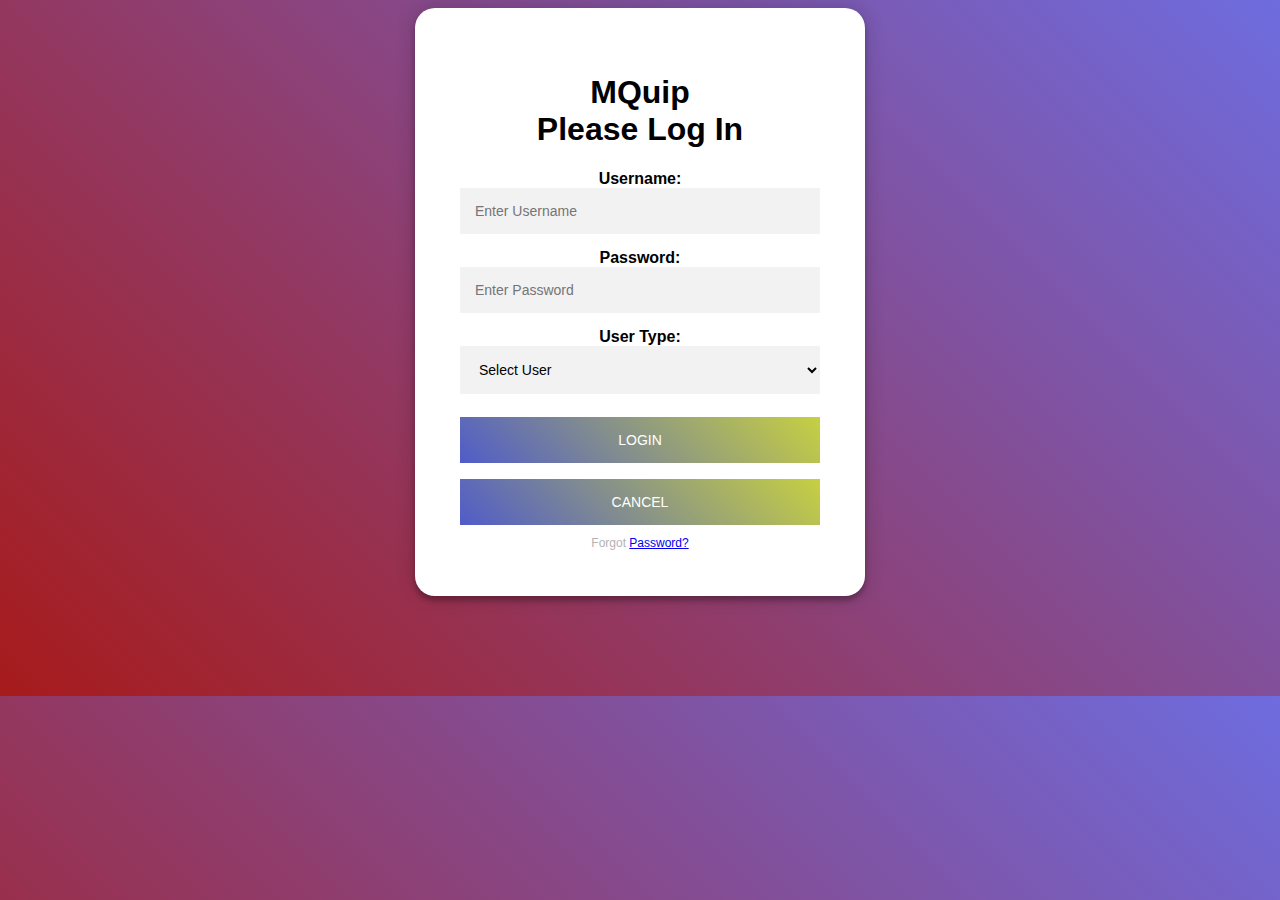
<file: index.html>
<!DOCTYPE html>
<html lang="en">
    <head>
        <link href="style.css" rel="stylesheet">
        <title>
            Mquip
        </title>
        <script src ="username.js"></script>
    </head>
    <body>
             <div class="container">
                 <form  method="post" action="admin.html">
                <h1>MQuip<br>Please Log In</h1>
                        <label><b>Username:</b></label>
                        <input type="text" id="user" placeholder="Enter Username" name=""required>

                        <label><b>Password:</b></label>
                        <input type="password" id="pass"placeholder="Enter Password" name=""required>

                       <label><b>User Type:</b></label>
                       <select id ="usertype"> 
                            <option>Select User</option> 
                            <option value="admin">Admin</option>
                            <option value="student">Student</option>
                            <option value="teacher">Teacher</option>
                        </select> 
                        <br/>
                        <button type="button" name="" class="loginbtn" onclick="validate()">Login</button>
                        <button type="reset" value="reset" class="cancelbtn">Cancel</button>
                        <span class="psw">Forgot <a href="#">Password?</a></span>    

                </div>
            </form>
        </div>
    </body>
</html>
</file>
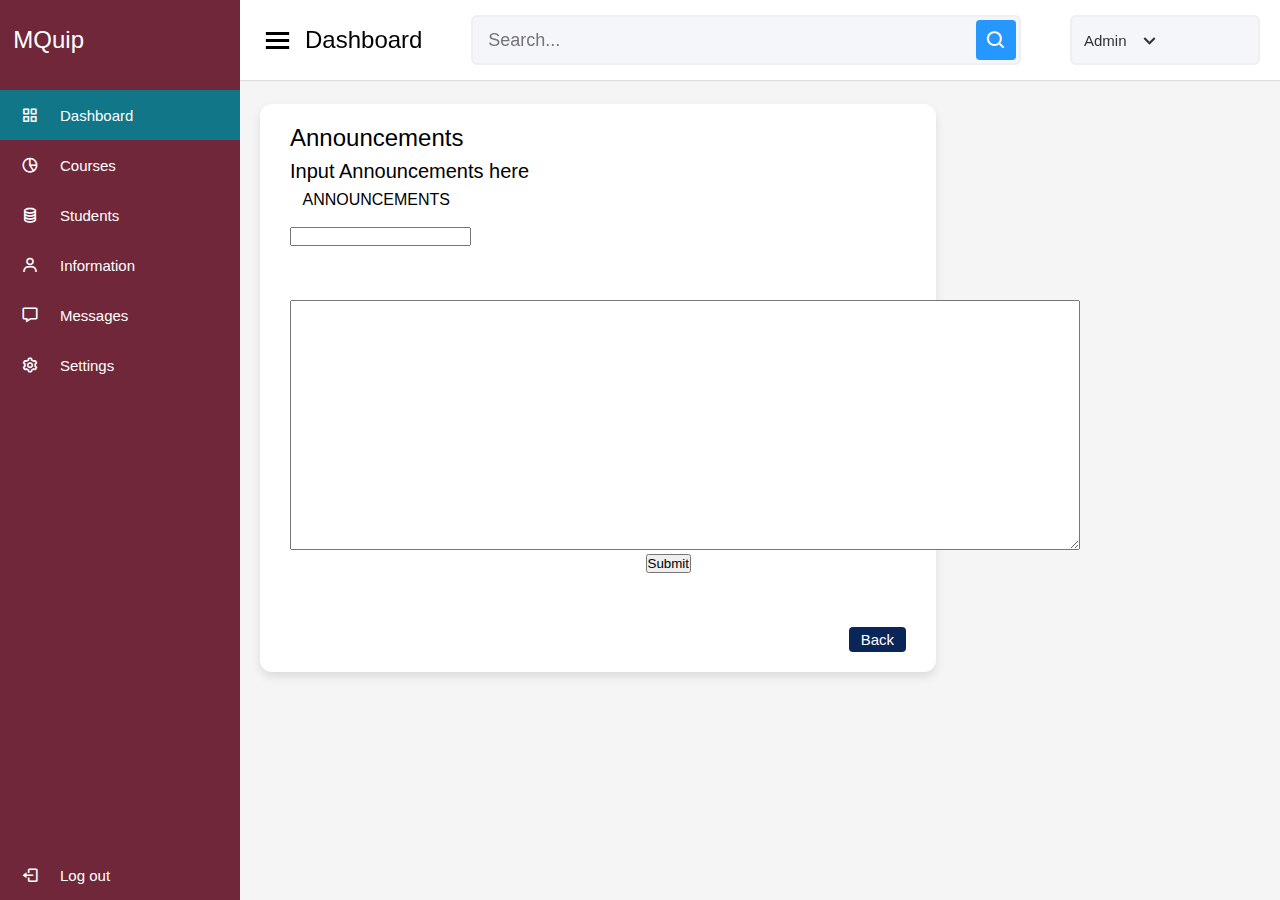
<file: announcement.html>
<!DOCTYPE html>

<html lang="en" dir="ltr">
  <head>
    <meta charset="UTF-8">
    <link rel="stylesheet" href="otherstyle.css">
    
    <link href='https://unpkg.com/boxicons@2.0.7/css/boxicons.min.css' rel='stylesheet'>
     <meta name="viewport" content="width=device-width, initial-scale=1.0">
     <title>MQuip</title>
   </head>
<body>
  <div class="sidebar">
    <div class="logo-details">
      <span class="logo_name">&nbsp;&nbsp;MQuip</span>
    </div>
      <ul class="nav-links">
        <li>
          <a href="student.html" class="active">
            <i class='bx bx-grid-alt' ></i>
            <span class="links_name">Dashboard</span>
          </a>
        </li>
        <li>
          <a href="#">
            <i class='bx bx-pie-chart-alt-2' ></i>
            <span class="links_name">Courses</span>
          </a>
        </li>
        <li>
          <a href="#">
            <i class='bx bx-coin-stack' ></i>
            <span class="links_name">Students</span>
          </a>
        </li>
        <li>
          <a href="information.html">
            <i class='bx bx-user' ></i>
            <span class="links_name">Information</span>
          </a>
        </li>
        <li>
          <a href="#">
            <i class='bx bx-message' ></i>
            <span class="links_name">Messages</span>
          </a>
        </li>
        <li>
          <a href="#">
            <i class='bx bx-cog' ></i>
            <span class="links_name">Settings</span>
          </a>
        </li>
        <li class="log_out">
          <a href="main.html">
            <i class='bx bx-log-out'></i>
            <span class="links_name">Log out</span>
          </a>
        </li>
      </ul>
  </div>
  <section class="home-section">
    <nav>
      <div class="sidebar-button">
        <i class='bx bx-menu sidebarBtn'></i>
        <span class="dashboard">Dashboard</span>
      </div>
      <div class="search-box">
        <input type="text" placeholder="Search...">
        <i class='bx bx-search' ></i>
      </div>
      <div class="profile-details">
        <span class="admin_name">Admin</span>
        <i class='bx bx-chevron-down' ></i>
      </div>
    </nav>

    <div class="home-content">
      

      <div class="sales-boxes">
        <div class="recent-sales box">
          <div class="title">Announcements</div>
          <div class="sales-details">
            <ul class="details">
            <li class="topic">Input Announcements here</li>
            <tr>
                <section>
                    <div class="announce" id="an">
                        <p class="titles"><i class="glyphicon glyphicon-bullhorn"></i>&nbsp&nbsp ANNOUNCEMENTS</p>
            
                        <div class="feed">
                        <div class="form">
                        <form>
                            <p style="color:white;">Send Annnouncement to:</p>
                            <input list="announce" name="announce">
                            <datalist id="announce">
                                <option value="Students">
                                <option value="Faculty">
                            </datalist>
                        </form>
                        </div>
                        <br><br><br>
                        <div class="comment">
                        <form action="admin.html" onsubmit= "wAlert()" method="post">
                            <div>
                                <textarea name="comments" id="comments" style="font-family:sans-serif;font-size:1.2em;width:790px;height:250px;">
                                </textarea>
                            </div>
                            <input class="btn" type="submit" value="Submit" style="margin-left:45%;">
                        </form>
                        </div>
                        </div>
                    </div>
                    </section>
            </tr>
            <br><br><br>
          </ul>
          </div>
          <div class="button">
            <a href="admin.html">Back</a>
            
          </div>
        </div>
      </div>
    </div>
  </section>

  <script>
   let sidebar = document.querySelector(".sidebar");
let sidebarBtn = document.querySelector(".sidebarBtn");
sidebarBtn.onclick = function() {
  sidebar.classList.toggle("active");
  if(sidebar.classList.contains("active")){
  sidebarBtn.classList.replace("bx-menu" ,"bx-menu-alt-right");
}else
  sidebarBtn.classList.replace("bx-menu-alt-right", "bx-menu");
}
 </script>

<script>
    function wAlert(){
        alert("Announcement has been sent!!");
    }
  
    function show1() {
      document.getElementById("gd").style.visibility = "visible";
      document.getElementById("rc").style.visibility = "hidden";
      document.getElementById("fb").style.visibility = "hidden";
    }
  
    function show2() {
      document.getElementById("gd").style.visibility = "hidden";
      document.getElementById("rc").style.visibility = "visible";
      document.getElementById("fb").style.visibility = "hidden";
    }
  
    function show3() {
      document.getElementById("gd").style.visibility = "hidden";
      document.getElementById("rc").style.visibility = "hidden";
      document.getElementById("fb").style.visibility = "visible";
    }
  </script>

</body>
</html>
</file>
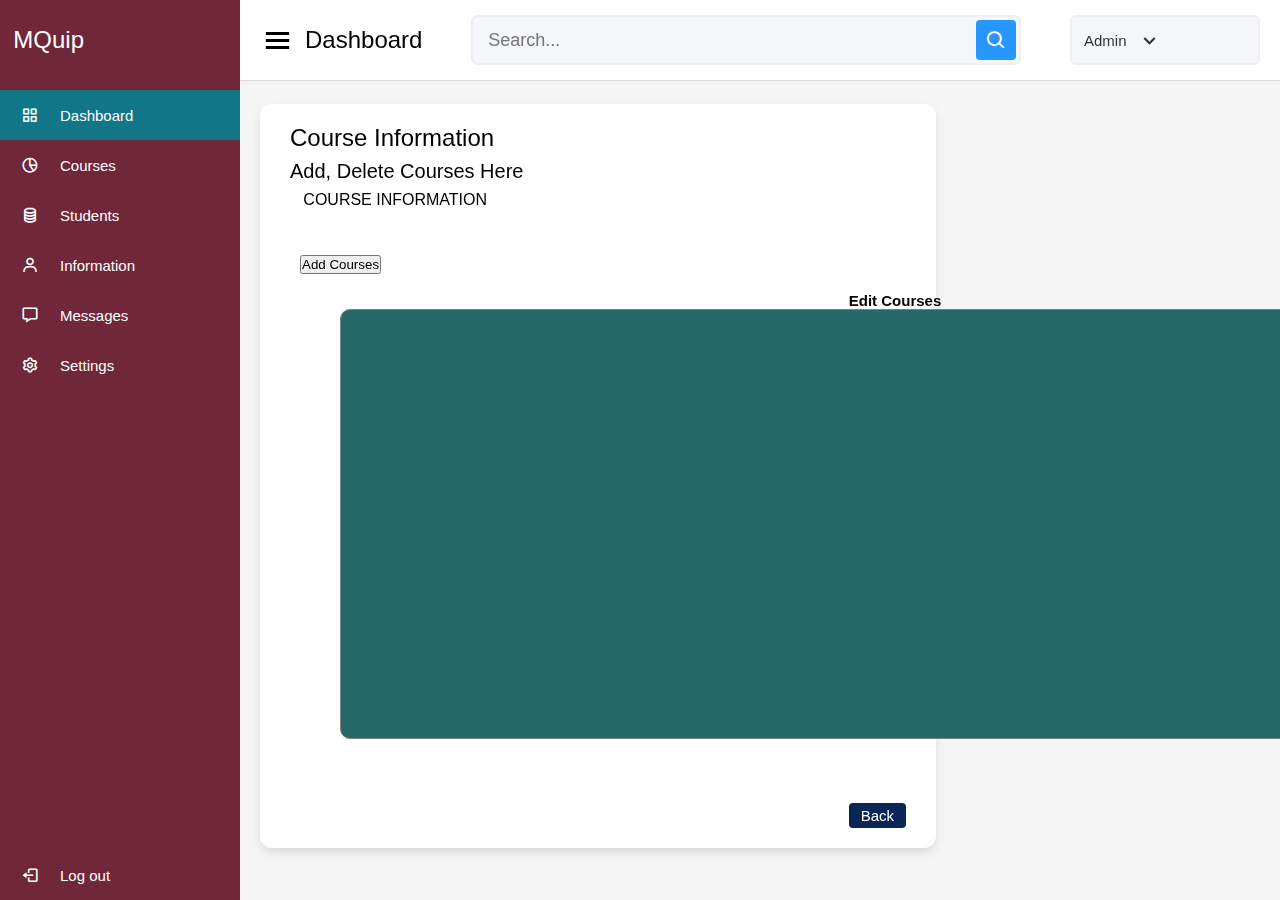
<file: CourseEdit.html>
<!DOCTYPE html>

<html lang="en" dir="ltr">
  <head>
    <meta charset="UTF-8">
    <link rel="stylesheet" href="otherstyle.css">
    
    <link href='https://unpkg.com/boxicons@2.0.7/css/boxicons.min.css' rel='stylesheet'>
     <meta name="viewport" content="width=device-width, initial-scale=1.0">
     <title>MQuip</title>
   </head>
<body>
  <div class="sidebar">
    <div class="logo-details">
      <span class="logo_name">&nbsp;&nbsp;MQuip</span>
    </div>
      <ul class="nav-links">
        <li>
          <a href="student.html" class="active">
            <i class='bx bx-grid-alt' ></i>
            <span class="links_name">Dashboard</span>
          </a>
        </li>
        <li>
          <a href="#">
            <i class='bx bx-pie-chart-alt-2' ></i>
            <span class="links_name">Courses</span>
          </a>
        </li>
        <li>
          <a href="#">
            <i class='bx bx-coin-stack' ></i>
            <span class="links_name">Students</span>
          </a>
        </li>
        <li>
          <a href="information.html">
            <i class='bx bx-user' ></i>
            <span class="links_name">Information</span>
          </a>
        </li>
        <li>
          <a href="#">
            <i class='bx bx-message' ></i>
            <span class="links_name">Messages</span>
          </a>
        </li>
        <li>
          <a href="#">
            <i class='bx bx-cog' ></i>
            <span class="links_name">Settings</span>
          </a>
        </li>
        <li class="log_out">
          <a href="main.html">
            <i class='bx bx-log-out'></i>
            <span class="links_name">Log out</span>
          </a>
        </li>
      </ul>
  </div>
  <section class="home-section">
    <nav>
      <div class="sidebar-button">
        <i class='bx bx-menu sidebarBtn'></i>
        <span class="dashboard">Dashboard</span>
      </div>
      <div class="search-box">
        <input type="text" placeholder="Search...">
        <i class='bx bx-search' ></i>
      </div>
      <div class="profile-details">
        <span class="admin_name">Admin</span>
        <i class='bx bx-chevron-down' ></i>
      </div>
    </nav>

    <div class="home-content">
      

      <div class="sales-boxes">
        <div class="recent-sales box">
          <div class="title">Course Information</div>
          <div class="sales-details">
            <ul class="details">
            <li class="topic">Add, Delete Courses Here</li>
            <tr>
                <section>
                    <div class="course1" id="cr">
                        <p class="titles"><i class="glyphicon glyphicon-list-alt"></i>&nbsp&nbsp COURSE INFORMATION</p>
                        <br><br>
                        <div style="margin:10px;">
                            <input class="btn" type="button" value="Add Courses" onclick="addSubject()">
                            <input class="btn" type="button" value="Save" onclick="savesubject()" style="float:right"><br><br>
                            <p style="text-align:center;font-size:15px;"><b>Edit Courses</b></p>
                            <div id="content2" style="background-color: #276969; border:1px solid grey; border-radius:10px; width:1150px; margin-left:40px; height:430px;">
            
                            </div>
                        </div>
                    </div>
                    </section>
            </tr>
            <br><br><br>
          </ul>
          </div>
          <div class="button">
            <a href="admin.html">Back</a>
            
          </div>
        </div>
      </div>
    </div>
  </section>

  <script>
   let sidebar = document.querySelector(".sidebar");
let sidebarBtn = document.querySelector(".sidebarBtn");
sidebarBtn.onclick = function() {
  sidebar.classList.toggle("active");
  if(sidebar.classList.contains("active")){
  sidebarBtn.classList.replace("bx-menu" ,"bx-menu-alt-right");
}else
  sidebarBtn.classList.replace("bx-menu-alt-right", "bx-menu");
}
 </script>

 <script>
function addSubject () {
            document.querySelector('#content2').insertAdjacentHTML(
                'afterbegin',
                `<div class="subject">
                    <br>
                    <p style="margin-left:50px; font-size:20px"><b>Course ID: &nbsp;&nbsp;&nbsp;&nbsp;&nbsp;&nbsp;&nbsp;&nbsp;&nbsp;&nbsp;&nbsp;&nbsp;&nbsp;&nbsp;&nbsp;&nbsp;&nbsp;&nbsp;
                    Course Name: &nbsp;&nbsp;&nbsp;&nbsp;&nbsp;&nbsp;&nbsp;&nbsp;&nbsp;&nbsp;&nbsp;
                    Course Term: &nbsp;&nbsp;&nbsp;&nbsp;&nbsp;&nbsp;&nbsp;&nbsp;&nbsp;&nbsp;&nbsp;&nbsp;&nbsp;&nbsp;
                    Instructor:</b></p>
                    <div>
                        <input type="text" name="Cnum" value="" placeholder="Course ID" style="margin-left:50px;" required/> &nbsp;&nbsp;&nbsp;&nbsp;&nbsp;&nbsp;
                        <input type="text" name="Cname" value="" placeholder="Course name" required/>&nbsp;&nbsp;&nbsp;&nbsp;&nbsp;&nbsp;
                        <input list="tm" name="tm" placeholder="Term" >
                            <datalist id="tm">
                                <option value="1st">
                                <option value="2nd">
                                <option value="3rd">
                            </datalist>
                        </input>    &nbsp;&nbsp;&nbsp;&nbsp;&nbsp;&nbsp;
                        <input list="instructor" name="instructor" placeholder="Instructor" >
                            <datalist id="instructor">
                                <option value="David Smith">
                                <option value="Steven He">
                                <option value="Nigel Ng">
                                <option value="Clinton Loomis">
                                <option value="Matthew Haag">
                            </datalist>
                        </input>
                    </div>
                    <input class="btn" type="button" value="Remove Course" onclick="removeSubject(this)" style="float:right;">
                    <br><br>
                </div>`
            )
        }

        function removeSubject (input) {
            input.parentNode.remove()
        }

        function savesubject() {
            alert("Course Updated!");
        }

 </script>
</file>
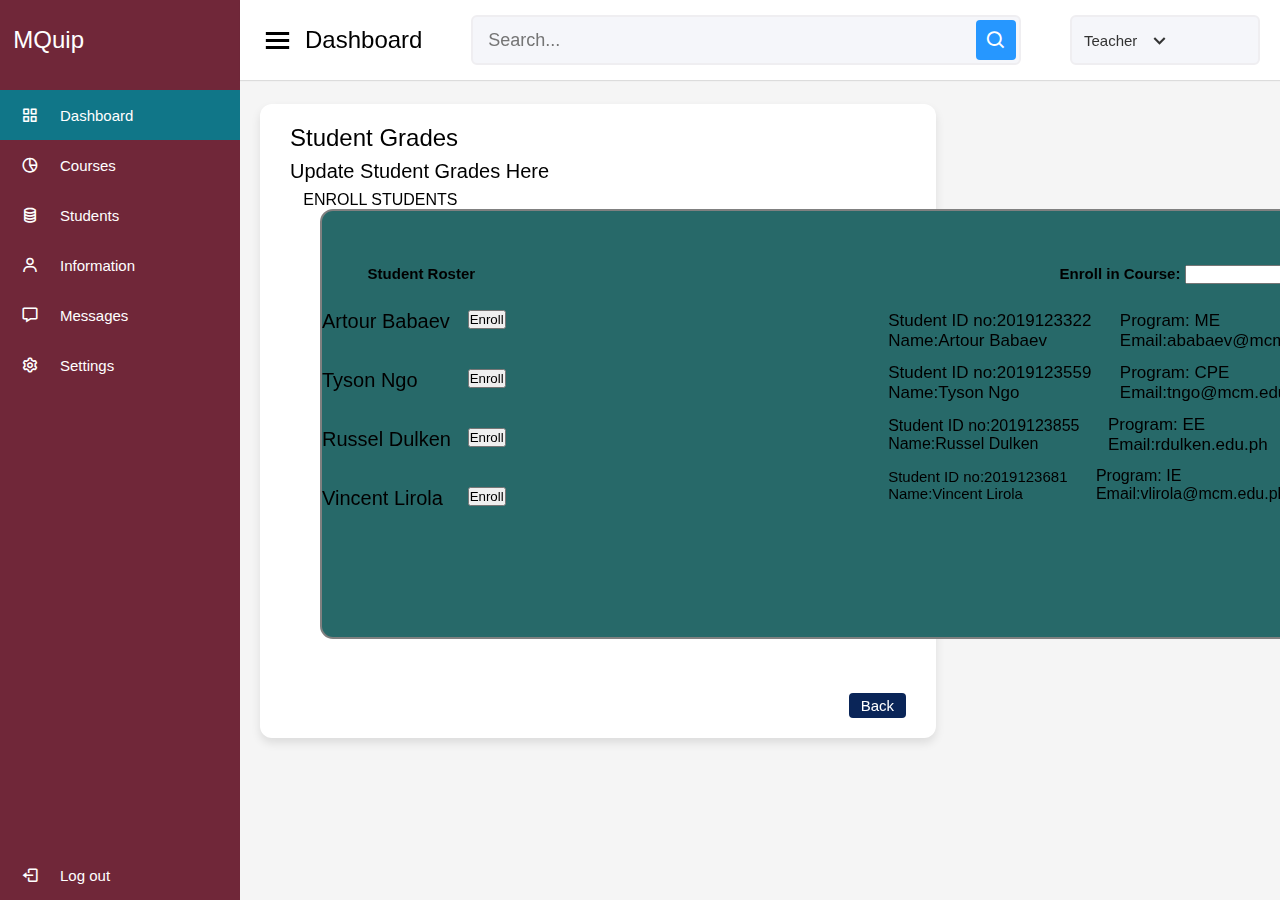
<file: Enroll.html>
<!DOCTYPE html>

<html lang="en" dir="ltr">
  <head>
    <meta charset="UTF-8">
    <link rel="stylesheet" href="otherstyle.css">
    
    <link href='https://unpkg.com/boxicons@2.0.7/css/boxicons.min.css' rel='stylesheet'>
     <meta name="viewport" content="width=device-width, initial-scale=1.0">
     <title>MQuip</title>
   </head>
<body>
  <div class="sidebar">
    <div class="logo-details">
      <span class="logo_name">&nbsp;&nbsp;MQuip</span>
    </div>
      <ul class="nav-links">
        <li>
          <a href="student.html" class="active">
            <i class='bx bx-grid-alt' ></i>
            <span class="links_name">Dashboard</span>
          </a>
        </li>
        <li>
          <a href="#">
            <i class='bx bx-pie-chart-alt-2' ></i>
            <span class="links_name">Courses</span>
          </a>
        </li>
        <li>
          <a href="#">
            <i class='bx bx-coin-stack' ></i>
            <span class="links_name">Students</span>
          </a>
        </li>
        <li>
          <a href="information.html">
            <i class='bx bx-user' ></i>
            <span class="links_name">Information</span>
          </a>
        </li>
        <li>
          <a href="#">
            <i class='bx bx-message' ></i>
            <span class="links_name">Messages</span>
          </a>
        </li>
        <li>
          <a href="#">
            <i class='bx bx-cog' ></i>
            <span class="links_name">Settings</span>
          </a>
        </li>
        <li class="log_out">
          <a href="main.html">
            <i class='bx bx-log-out'></i>
            <span class="links_name">Log out</span>
          </a>
        </li>
      </ul>
  </div>
  <section class="home-section">
    <nav>
      <div class="sidebar-button">
        <i class='bx bx-menu sidebarBtn'></i>
        <span class="dashboard">Dashboard</span>
      </div>
      <div class="search-box">
        <input type="text" placeholder="Search...">
        <i class='bx bx-search' ></i>
      </div>
      <div class="profile-details">
        <span class="admin_name">Teacher</span>
        <i class='bx bx-chevron-down' ></i>
      </div>
    </nav>

    <div class="home-content">
      

      <div class="sales-boxes">
        <div class="recent-sales box">
          <div class="title">Student Grades</div>
          <div class="sales-details">
            <ul class="details">
            <li class="topic">Update Student Grades Here</li>
            
                <section>
                    <div class="course2" id="cs">
                        <p class="titles"><i class="glyphicon glyphicon-user"></i>&nbsp&nbsp ENROLL STUDENTS</p>
                        <div id="content2" style="background-color: #276969; border:2px solid grey; border-radius:13px; width:1190px; margin-left:30px; height:430px;">
                        <br>
                        <div style="float:left">
                            <br><br>
                            <p style="text-align:center;font-size:15px;"><b>Student Roster</b></p>
                            <div class="roster"><br>
                                <ol>
                                    <li style="margin-top:10px;margin-right:15px; font-size:20px;">
                                        Artour Babaev &nbsp&nbsp<input class="btn" type="button" value="Enroll" onclick="enroll1()" style="float:right;">
                                    </li>
                                    <br>
                                    <li style="margin-top:10px;margin-right:15px; font-size:20px;">
                                        Tyson Ngo &nbsp&nbsp<input class="btn" type="button" value="Enroll" onclick="enroll2()" style="float:right;">
                                    </li>
                                    <br>
                                    <li style="margin-top:10px;margin-right:15px; font-size:20px;">
                                        Russel Dulken &nbsp&nbsp<input class="btn" type="button" value="Enroll" onclick="enroll3()" style="float:right;">
                                    </li>
                                    <br>
                                    <li style="margin-top:10px;margin-right:15px; font-size:20px;">
                                        Vincent Lirola &nbsp&nbsp<input class="btn" type="button" value="Enroll" onclick="enroll4()" style="float:right;">
                                    </li>
                                </ol>
                            </div>
                        </div>

                        <div  style="float:right">
                          <br><br>
                            <p style="text-align:center;font-size:15px;"><b>Enroll in Course:</b>
                                <input list="courses" name="course" style="width:150px;">
                                <datalist id="courses">
                                <option value="CPE100">
                                <option value="Math055">
                                <option value="PE024">
                                <option value="PHY031">
                                <option value="PHY031L"> 
                                </datalist>
                            </p>
        
                            <div class="enrolled">
                                <ul style="list-style-type: none;">
                                    <li style="margin-top:25px;margin-right:20px; font-size:22px;">
                                        <div id="en1" class="en1">
                                            <table>
                                                <tr>
                                                
                                                <td><p style="font-size:17px;">
                                                    Student ID no:2019123322
                                                    <br>Name:Artour Babaev
                                                </p></td>
                                                <td>&nbsp;&nbsp;&nbsp;&nbsp;</td>
                                                <td><p style="font-size:17px;">
                                                    Program: ME
                                                    <br>Email:ababaev@mcm.edu.ph
                                                </p></td>
                                            <td>&nbsp;&nbsp;&nbsp;&nbsp;&nbsp;&nbsp;&nbsp;&nbsp;&nbsp;&nbsp;&nbsp;<input class="btn" type="button" value="Unenroll" onclick="unenroll1()" style="float:right;margin-right:20px;"></td>
                                                </tr>
                                            </table>
                                        </div>
                                    </li>
        
                                    <li style="margin-right:20px; font-size:22px;">
                                        <div id="en2" class="en2">
                                            <table>
                                                <tr>
                                                
                                                <td><p style="font-size:17px;">
                                                    Student ID no:2019123559
                                                    <br>Name:Tyson Ngo
                                                </p></td>
                                                <td>&nbsp;&nbsp;&nbsp;&nbsp;</td>
                                                <td><p style="font-size:17px;">
                                                    Program: CPE
                                                    <br>Email:tngo@mcm.edu.ph
                                                </p></td>
                                            <td>&nbsp;&nbsp;&nbsp;&nbsp;&nbsp;&nbsp;&nbsp;&nbsp;<input class="btn" type="button" value="Unenroll" onclick="unenroll2()" style="float:right;margin-right:20px;"></td>
                                                </tr>
                                            </table>
                                        </div>
                                    </li>
        
                                    <li style="margin-right:20px; font-size:22px;">
                                        <div id="en3" class="en3">
                                            <table>
                                                <tr>
                                                
                                                <td><p style="font-size:16px;">
                                                    Student ID no:2019123855
                                                    <br>Name:Russel Dulken
                                                </p></td>
                                                <td>&nbsp;&nbsp;&nbsp;&nbsp;</td>
                                                <td><p style="font-size:17px;">
                                                    Program: EE
                                                    <br>Email:rdulken.edu.ph
                                                </p></td>
                                            <td>&nbsp;&nbsp;&nbsp;&nbsp;&nbsp;&nbsp;&nbsp;&nbsp;&nbsp;<input class="btn" type="button" value="Unenroll" onclick="unenroll3()" style="float:right;margin-right:20px;"></td>
                                                </tr>
                                            </table>
                                        </div>
                                    </li>
        
                                    <li style="margin-right:20px; font-size:22px;">
                                        <div id="en4" class="en4">
                                            <table>
                                                <tr>
                                                
                                                <td><p style="font-size:15px;">
                                                    Student ID no:2019123681
                                                    <br>Name:Vincent Lirola
                                                </p></td>
                                                <td>&nbsp;&nbsp;&nbsp;&nbsp;</td>
                                                <td><p style="font-size:16px;">
                                                    Program: IE
                                                    <br>Email:vlirola@mcm.edu.ph
                                                </p></td>
                                            <td>&nbsp;&nbsp;&nbsp;&nbsp;&nbsp;&nbsp;&nbsp;&nbsp;&nbsp;<input class="btn" type="button" value="Unenroll" onclick="unenroll4()" style="float:right;margin-right:20px;"></td>
                                                </tr>
                                            </table>
                                        </div>
                                    </li>
                                </ul>
                            </div>
                        </div>
        
                    </div>
        
                    </section>
            
            <br><br><br>
          </ul>
          </div>
          <div class="button">
            <a href="teacher.html">Back</a>
            
          </div>
        </div>
      </div>
    </div>
  </section>

  <script>
   let sidebar = document.querySelector(".sidebar");
let sidebarBtn = document.querySelector(".sidebarBtn");
sidebarBtn.onclick = function() {
  sidebar.classList.toggle("active");
  if(sidebar.classList.contains("active")){
  sidebarBtn.classList.replace("bx-menu" ,"bx-menu-alt-right");
}else
  sidebarBtn.classList.replace("bx-menu-alt-right", "bx-menu");
}
 </script>

 <script>


        function show1() {
          document.getElementById("cs").style.visibility = "visible";
          document.getElementById("gr").style.visibility = "hidden";
        }

        function show2() {
          document.getElementById("cs").style.visibility = "hidden";
          document.getElementById("gr").style.visibility = "visible";
          document.getElementById("en1").style.visibility = "hidden";
          document.getElementById("en2").style.visibility = "hidden";
          document.getElementById("en3").style.visibility = "hidden";
          document.getElementById("en4").style.visibility = "hidden";
        }

        function enroll1() {
          document.getElementById("en1").style.visibility = "visible";
          alert("Succesfully Enrolled Artour!");
        }
        function enroll2() {
          document.getElementById("en2").style.visibility = "visible";
           alert("Succesfully Enrolled Tyson!");
        }
        function enroll3() {
          document.getElementById("en3").style.visibility = "visible";
           alert("Succesfully Enrolled Russel!");
        }
        function enroll4() {
          document.getElementById("en4").style.visibility = "visible";
           alert("Succesfully Enrolled Vincent!");
        }

        function unenroll1() {
          document.getElementById("en1").style.visibility = "hidden";
           alert("Unenrolled Artour!");
        }
        function unenroll2() {
          document.getElementById("en2").style.visibility = "hidden";
           alert("Unenrolled Tyson!");
        }
        function unenroll3() {
          document.getElementById("en3").style.visibility = "hidden";
           alert("Unenrolled Russel!");
        }
        function unenroll4() {
          document.getElementById("en4").style.visibility = "hidden";
           alert("Unenrolled Vincent!");
        }

 </script>
</file>
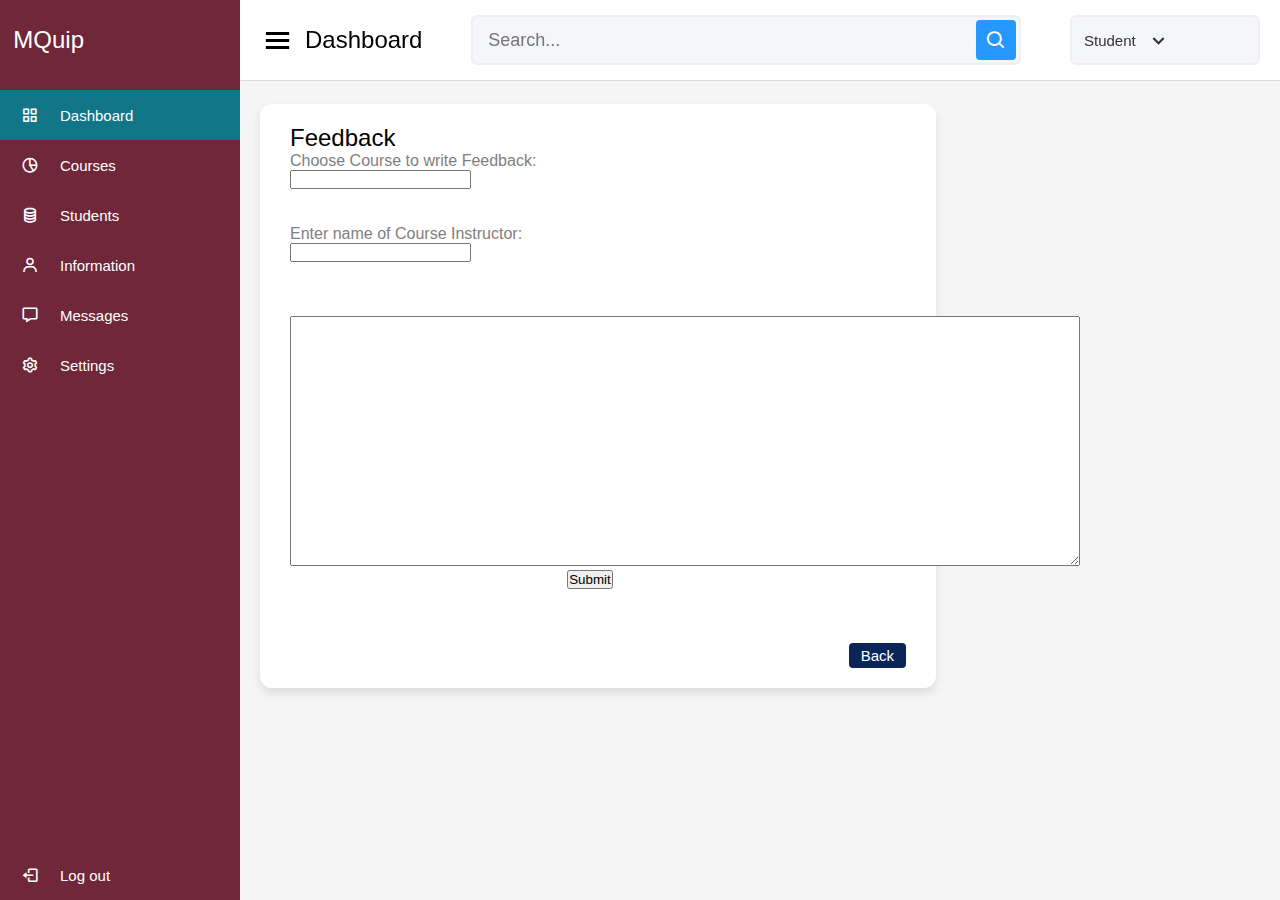
<file: Feedback.html>
<!DOCTYPE html>

<html lang="en" dir="ltr">
  <head>
    <meta charset="UTF-8">
    <link rel="stylesheet" href="otherstyle.css">
    
    <link href='https://unpkg.com/boxicons@2.0.7/css/boxicons.min.css' rel='stylesheet'>
     <meta name="viewport" content="width=device-width, initial-scale=1.0">
     <title>MQuip</title>
   </head>
<body>
  <div class="sidebar">
    <div class="logo-details">
      <span class="logo_name">&nbsp;&nbsp;MQuip</span>
    </div>
      <ul class="nav-links">
        <li>
          <a href="student.html" class="active">
            <i class='bx bx-grid-alt' ></i>
            <span class="links_name">Dashboard</span>
          </a>
        </li>
        <li>
          <a href="#">
            <i class='bx bx-pie-chart-alt-2' ></i>
            <span class="links_name">Courses</span>
          </a>
        </li>
        <li>
          <a href="#">
            <i class='bx bx-coin-stack' ></i>
            <span class="links_name">Students</span>
          </a>
        </li>
        <li>
          <a href="information.html">
            <i class='bx bx-user' ></i>
            <span class="links_name">Information</span>
          </a>
        </li>
        <li>
          <a href="#">
            <i class='bx bx-message' ></i>
            <span class="links_name">Messages</span>
          </a>
        </li>
        <li>
          <a href="#">
            <i class='bx bx-cog' ></i>
            <span class="links_name">Settings</span>
          </a>
        </li>
        <li class="log_out">
          <a href="main.html">
            <i class='bx bx-log-out'></i>
            <span class="links_name">Log out</span>
          </a>
        </li>
      </ul>
  </div>
  <section class="home-section">
    <nav>
      <div class="sidebar-button">
        <i class='bx bx-menu sidebarBtn'></i>
        <span class="dashboard">Dashboard</span>
      </div>
      <div class="search-box">
        <input type="text" placeholder="Search...">
        <i class='bx bx-search' ></i>
      </div>
      <div class="profile-details">
        <span class="admin_name">Student</span>
        <i class='bx bx-chevron-down' ></i>
      </div>
    </nav>

    <div class="home-content">
      

      <div class="sales-boxes">
        <div class="recent-sales box">
          <div class="title">Feedback</div>
          <div class="sales-details">
              <form>
            <p style="color:gray;">Choose Course to write Feedback:</p>
                <input list="courses" name="course">
                <datalist id="courses">
                    <option value="Computer Engineering as a Discipline">
                    <option value="Differential Equations">
                    <option value="Physical Activity Towards Health and Fitness 2">
                    <option value="Physics For Engineers">
                    <option value="Physics For Engineers(Laboratory)">
                </datalist>

                <br><br><br>

                <p style="color:gray;">Enter name of Course Instructor:</p>
                <input list="ins" name="ins">
                <datalist id="ins">
                    <option value="David Smith">
                    <option value="Steven He">
                    <option value="Nigel Ng">
                    <option value="Clinton Loomis">
                    <option value="Matthew Haag">
                </datalist>
                </form>
          </div>
            <br><br><br>
          <div class="comment">
            <form action="student.html" onsubmit= "wAlert()" method="post">
                <div>
                    <textarea name="comments" id="comments" style="font-family:sans-serif;font-size:1.2em;width:790px;height:250px;">
                    </textarea>
                </div>
                <input class="btn" type="submit" value="Submit" style="margin-left:45%;">
            </form>
            </div>
            <br><br><br>
            <div class="button">
                <a href="student.html">Back</a>
                
              </div>
            </div>
        </div>
          
        </div>
      </div>
    </div>
  </section>

  <script>
   let sidebar = document.querySelector(".sidebar");
let sidebarBtn = document.querySelector(".sidebarBtn");
sidebarBtn.onclick = function() {
  sidebar.classList.toggle("active");
  if(sidebar.classList.contains("active")){
  sidebarBtn.classList.replace("bx-menu" ,"bx-menu-alt-right");
}else
  sidebarBtn.classList.replace("bx-menu-alt-right", "bx-menu");
}
 </script>

<script>
  function wAlert(){
      alert("Response sent! Thank you for your Feedback!");
  }

  function show1() {
    document.getElementById("gd").style.visibility = "visible";
    document.getElementById("rc").style.visibility = "hidden";
    document.getElementById("fb").style.visibility = "hidden";
  }

  function show2() {
    document.getElementById("gd").style.visibility = "hidden";
    document.getElementById("rc").style.visibility = "visible";
    document.getElementById("fb").style.visibility = "hidden";
  }

  function show3() {
    document.getElementById("gd").style.visibility = "hidden";
    document.getElementById("rc").style.visibility = "hidden";
    document.getElementById("fb").style.visibility = "visible";
  }
</script>

</body>
</html>
</file>
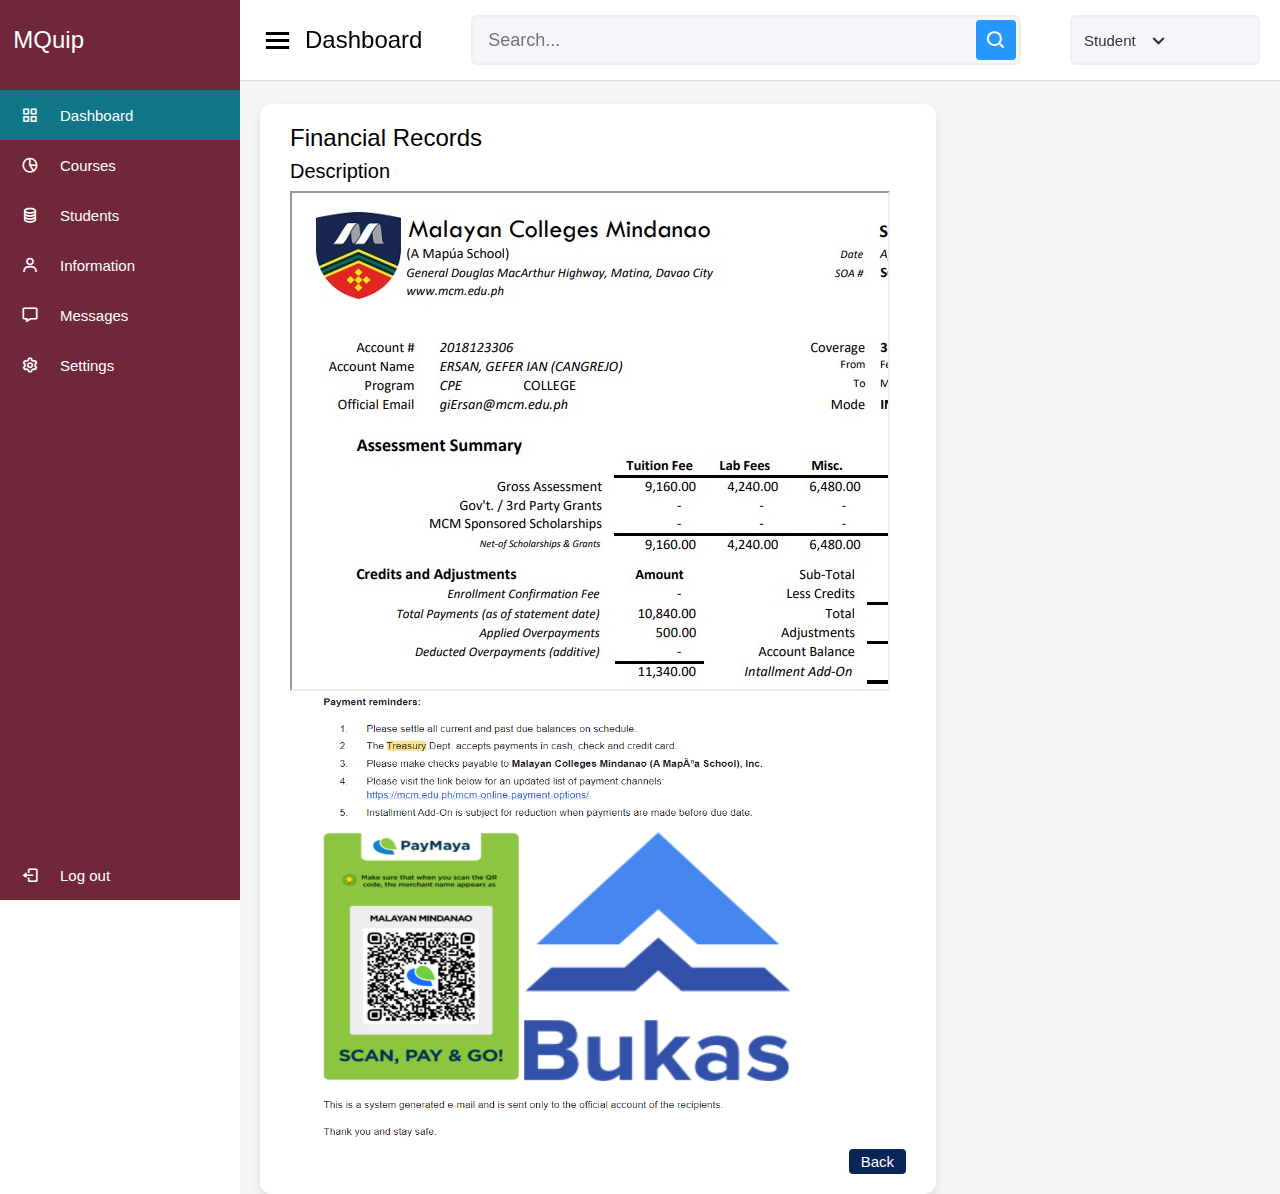
<file: Financial Records.html>
<!DOCTYPE html>

<html lang="en" dir="ltr">
  <head>
    <meta charset="UTF-8">
    <link rel="stylesheet" href="otherstyle.css">
    
    <link href='https://unpkg.com/boxicons@2.0.7/css/boxicons.min.css' rel='stylesheet'>
     <meta name="viewport" content="width=device-width, initial-scale=1.0">
     <title>MQuip</title>
   </head>
<body>
  <div class="sidebar">
    <div class="logo-details">
      <span class="logo_name">&nbsp;&nbsp;MQuip</span>
    </div>
      <ul class="nav-links">
        <li>
          <a href="student.html" class="active">
            <i class='bx bx-grid-alt' ></i>
            <span class="links_name">Dashboard</span>
          </a>
        </li>
        <li>
          <a href="#">
            <i class='bx bx-pie-chart-alt-2' ></i>
            <span class="links_name">Courses</span>
          </a>
        </li>
        <li>
          <a href="#">
            <i class='bx bx-coin-stack' ></i>
            <span class="links_name">Students</span>
          </a>
        </li>
        <li>
          <a href="information.html">
            <i class='bx bx-user' ></i>
            <span class="links_name">Information</span>
          </a>
        </li>
        <li>
          <a href="#">
            <i class='bx bx-message' ></i>
            <span class="links_name">Messages</span>
          </a>
        </li>
        <li>
          <a href="#">
            <i class='bx bx-cog' ></i>
            <span class="links_name">Settings</span>
          </a>
        </li>
        <li class="log_out">
          <a href="main.html">
            <i class='bx bx-log-out'></i>
            <span class="links_name">Log out</span>
          </a>
        </li>
      </ul>
  </div>
  <section class="home-section">
    <nav>
      <div class="sidebar-button">
        <i class='bx bx-menu sidebarBtn'></i>
        <span class="dashboard">Dashboard</span>
      </div>
      <div class="search-box">
        <input type="text" placeholder="Search...">
        <i class='bx bx-search' ></i>
      </div>
      <div class="profile-details">
        <span class="admin_name">Student</span>
        <i class='bx bx-chevron-down' ></i>
      </div>
    </nav>

    <div class="home-content">
      

      <div class="sales-boxes">
        <div class="recent-sales box">
          <div class="title">Financial Records</div>
          <div class="sales-details">
            <ul class="details">
            <li class="topic">Description</li>
            <tr>
              <td>
                <iframe class="scroll" src="Assets/pic1.jpeg" width="600px" height="500px">
                </iframe>
                <td> &nbsp;&nbsp;&nbsp;</td>
                <td><img src="Assets/pic2.png" style="width:500px;height:450px;"></td>
              </td>
            </tr>
            
          </ul>
          </div>
          <div class="button">
            <a href="student.html">Back</a>
            
          </div>
        </div>
      </div>
    </div>
  </section>

  <script>
   let sidebar = document.querySelector(".sidebar");
let sidebarBtn = document.querySelector(".sidebarBtn");
sidebarBtn.onclick = function() {
  sidebar.classList.toggle("active");
  if(sidebar.classList.contains("active")){
  sidebarBtn.classList.replace("bx-menu" ,"bx-menu-alt-right");
}else
  sidebarBtn.classList.replace("bx-menu-alt-right", "bx-menu");
}
 </script>

</body>
</html>
</file>
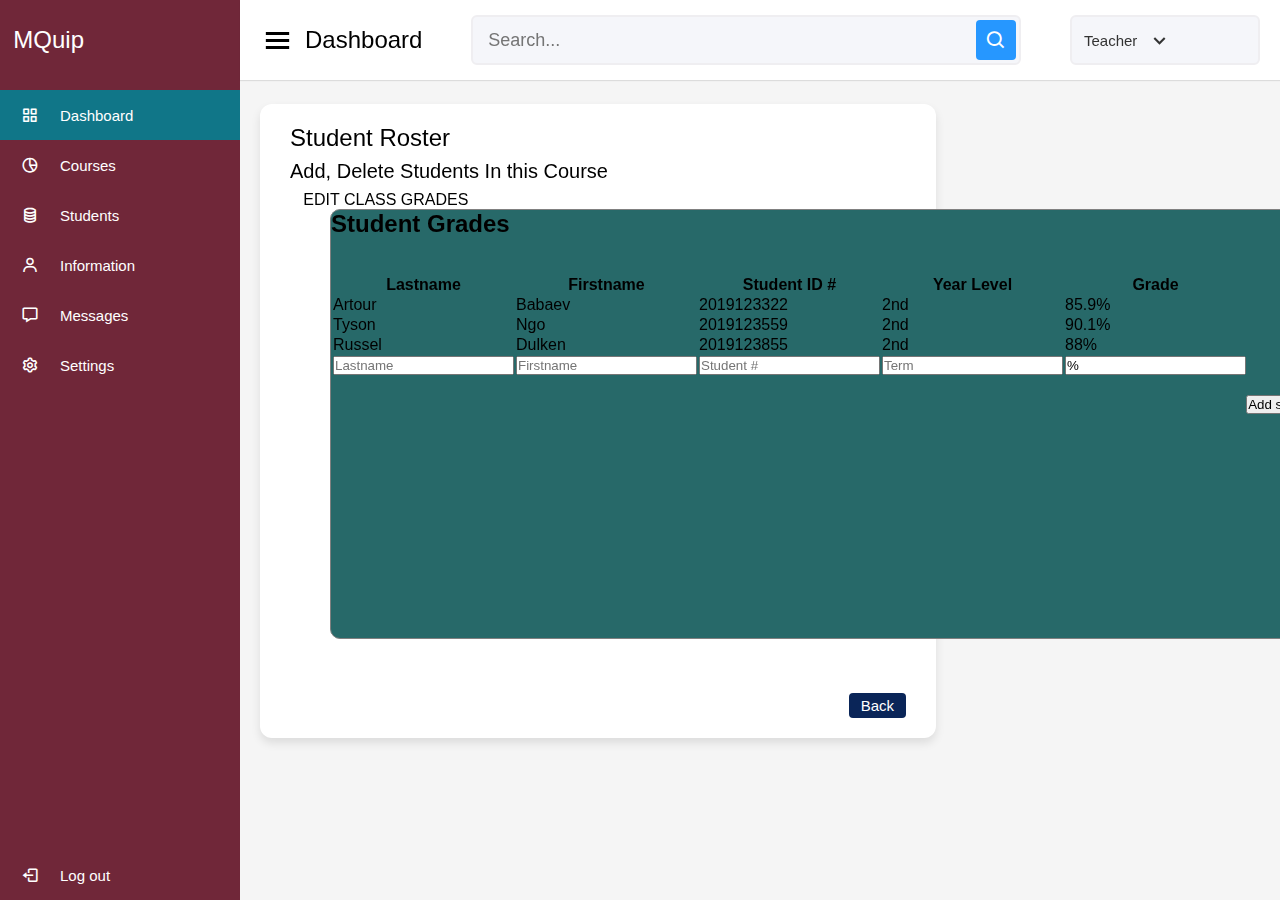
<file: GradEdit.html>
<!DOCTYPE html>

<html lang="en" dir="ltr">
  <head>
    <meta charset="UTF-8">
    <link rel="stylesheet" href="otherstyle.css">
    
    <link href='https://unpkg.com/boxicons@2.0.7/css/boxicons.min.css' rel='stylesheet'>
     <meta name="viewport" content="width=device-width, initial-scale=1.0">
     <title>MQuip</title>
   </head>
<body>
  <div class="sidebar">
    <div class="logo-details">
      <span class="logo_name">&nbsp;&nbsp;MQuip</span>
    </div>
      <ul class="nav-links">
        <li>
          <a href="student.html" class="active">
            <i class='bx bx-grid-alt' ></i>
            <span class="links_name">Dashboard</span>
          </a>
        </li>
        <li>
          <a href="#">
            <i class='bx bx-pie-chart-alt-2' ></i>
            <span class="links_name">Courses</span>
          </a>
        </li>
        <li>
          <a href="#">
            <i class='bx bx-coin-stack' ></i>
            <span class="links_name">Students</span>
          </a>
        </li>
        <li>
          <a href="information.html">
            <i class='bx bx-user' ></i>
            <span class="links_name">Information</span>
          </a>
        </li>
        <li>
          <a href="#">
            <i class='bx bx-message' ></i>
            <span class="links_name">Messages</span>
          </a>
        </li>
        <li>
          <a href="#">
            <i class='bx bx-cog' ></i>
            <span class="links_name">Settings</span>
          </a>
        </li>
        <li class="log_out">
          <a href="main.html">
            <i class='bx bx-log-out'></i>
            <span class="links_name">Log out</span>
          </a>
        </li>
      </ul>
  </div>
  <section class="home-section">
    <nav>
      <div class="sidebar-button">
        <i class='bx bx-menu sidebarBtn'></i>
        <span class="dashboard">Dashboard</span>
      </div>
      <div class="search-box">
        <input type="text" placeholder="Search...">
        <i class='bx bx-search' ></i>
      </div>
      <div class="profile-details">
        <span class="admin_name">Teacher</span>
        <i class='bx bx-chevron-down' ></i>
      </div>
    </nav>

    <div class="home-content">
      

      <div class="sales-boxes">
        <div class="recent-sales box">
          <div class="title">Student Roster</div>
          <div class="sales-details">
            <ul class="details">
            <li class="topic">Add, Delete Students In this Course</li>
            <tr>
                <section>
                    <div class="grade2" id="gr">
                        <p class="titles"><i class="glyphicon glyphicon-pencil"></i>&nbsp&nbsp EDIT CLASS GRADES</p>
                        <div id="content2" style="background-color: #276969; border:1px solid grey; border-radius:10px; width:1150px; margin-left:40px; height:430px;">
                        <div class="redhead">
                        </div>
                        <div class="editgrade">
                            <h2>Student Grades</h2>
                            <br><br>
                            <table id="customers">
                                  <tr>
                                    <th>Lastname</th>
                                    <th>Firstname</th>
                                    <th>Student ID #</th>
                                    <th>Year Level</th>
                                    <th>Grade</th>
                                  </tr>
                                  <tr>
                                    <td>Artour</td>
                                    <td>Babaev</td>
                                    <td>2019123322</td>
                                    <td>2nd</td>
                                    <td>85.9%</td>
                                  </tr>
                                  <tr>
                                    <td>Tyson</td>
                                    <td>Ngo</td>
                                    <td>2019123559</td>
                                    <td>2nd</td>
                                    <td>90.1%</td>
                                  </tr>
                                  <tr>
                                    <td>Russel</td>
                                    <td>Dulken</td>
                                    <td>2019123855</td>
                                    <td>2nd</td>
                                    <td>88%</td>
                                  </tr>
                                  <tr>
                                    <td><input type="text" name="Lname" value="" placeholder="Lastname" required/></td>
                                    <td><input type="text" name="Fname" value="" placeholder="Firstname" required/></td>
                                    <td><input type="text" name="num" value="" placeholder="Student #" required/></td>
                                    <td><input list="tm" name="tm" placeholder="Term" >
                                        <datalist id="tm">
                                            <option value="1st">
                                            <option value="2nd">
                                            <option value="3rd">
                                        </datalist>
                                    </input></td>
                                    <td><input type="text" name="grade" value="%" required/></td>
                                  </tr>
                            </table>
                            <br>
                            <input class="btn" type="button" value="Update Grade" onclick="update()" style="float:right;margin-right:50px;">
                            <input class="btn" type="button" value="Add student" onclick="" style="float:right;margin-right:20px;">
                        </div>
                    </div>
                    </section>
            </tr>
            <br><br><br>
          </ul>
          </div>
          <div class="button">
            <a href="teacher.html">Back</a>
            
          </div>
        </div>
      </div>
    </div>
  </section>

  <script>
   let sidebar = document.querySelector(".sidebar");
let sidebarBtn = document.querySelector(".sidebarBtn");
sidebarBtn.onclick = function() {
  sidebar.classList.toggle("active");
  if(sidebar.classList.contains("active")){
  sidebarBtn.classList.replace("bx-menu" ,"bx-menu-alt-right");
}else
  sidebarBtn.classList.replace("bx-menu-alt-right", "bx-menu");
}
 </script>
 <script>
     function show1() {
          document.getElementById("cs").style.visibility = "visible";
          document.getElementById("gr").style.visibility = "hidden";
        }

        function show2() {
          document.getElementById("cs").style.visibility = "hidden";
          document.getElementById("gr").style.visibility = "visible";
          document.getElementById("en1").style.visibility = "hidden";
          document.getElementById("en2").style.visibility = "hidden";
          document.getElementById("en3").style.visibility = "hidden";
          document.getElementById("en4").style.visibility = "hidden";
        }

        function update() {
          alert("Grades Updated!");
        }
 </script>
</file>
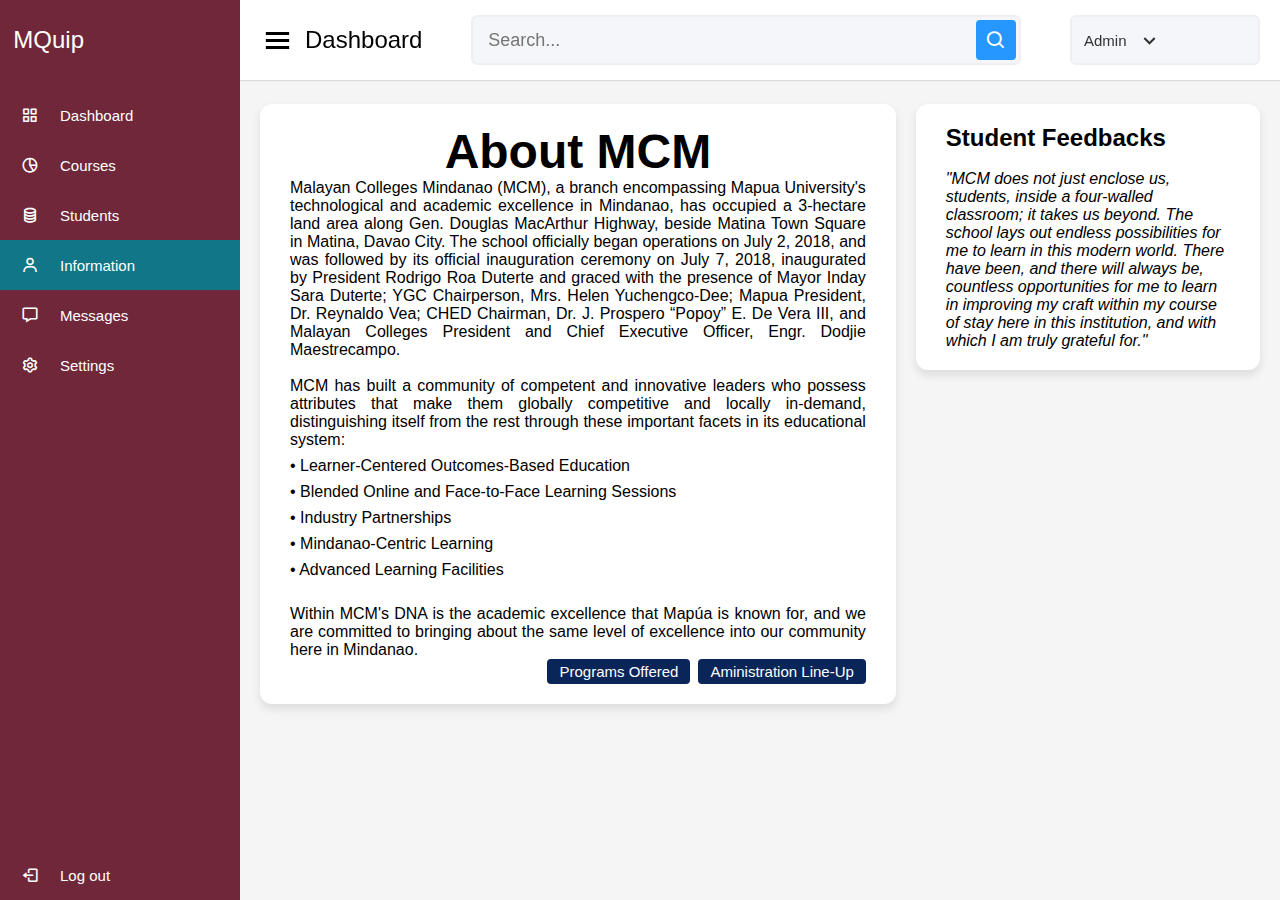
<file: Information.html>
<!DOCTYPE html>

<html lang="en" dir="ltr">
  <head>
    <meta charset="UTF-8">
    <link rel="stylesheet" href="otherstyle.css">
    
    <link href='https://unpkg.com/boxicons@2.0.7/css/boxicons.min.css' rel='stylesheet'>
     <meta name="viewport" content="width=device-width, initial-scale=1.0">
     <title>MQuip</title>
   </head>
<body>
  <div class="sidebar">
    <div class="logo-details">
      <span class="logo_name">&nbsp;&nbsp;MQuip</span>
    </div>
      <ul class="nav-links">
        <li>
          <a href="#">
            <i class='bx bx-grid-alt' ></i>
            <span class="links_name">Dashboard</span>
          </a>
        </li>
        <li>
          <a href="#">
            <i class='bx bx-pie-chart-alt-2' ></i>
            <span class="links_name">Courses</span>
          </a>
        </li>
        <li>
          <a href="#">
            <i class='bx bx-coin-stack' ></i>
            <span class="links_name">Students</span>
          </a>
        </li>
        <li>
          <a href="information.html" class="active">
            <i class='bx bx-user' ></i>
            <span class="links_name">Information</span>
          </a>
        </li>
        <li>
          <a href="#">
            <i class='bx bx-message' ></i>
            <span class="links_name">Messages</span>
          </a>
        </li>
        <li>
          <a href="#">
            <i class='bx bx-cog' ></i>
            <span class="links_name">Settings</span>
          </a>
        </li>
        <li class="log_out">
          <a href="main.html">
            <i class='bx bx-log-out'></i>
            <span class="links_name">Log out</span>
          </a>
        </li>
      </ul>
  </div>
  <section class="home-section">
    <nav>
      <div class="sidebar-button">
        <i class='bx bx-menu sidebarBtn'></i>
        <span class="dashboard">Dashboard</span>
      </div>
      <div class="search-box">
        <input type="text" placeholder="Search...">
        <i class='bx bx-search' ></i>
      </div>
      <div class="profile-details">
        <span class="admin_name">Admin</span>
        <i class='bx bx-chevron-down' ></i>
      </div>
    </nav>

    <div class="home-content">
      <div class="sales-boxes">
        <div class="recent-sales box">
          <div class="title"><h1>About MCM</h1></div>
          <div class="sales-details">
            <ul class="details">
                <p>Malayan Colleges Mindanao (MCM), a branch encompassing Mapua University's 
                technological and academic excellence in Mindanao, has occupied a 3-hectare 
                land area along Gen. Douglas MacArthur Highway, beside Matina Town Square in Matina, Davao City. 
                The school officially began operations on July 2, 2018, and was followed by its official inauguration
                ceremony on July 7, 2018, inaugurated by President Rodrigo Roa Duterte and graced with the presence 
                of Mayor Inday Sara Duterte; YGC Chairperson, Mrs. Helen Yuchengco-Dee; Mapua President, Dr. Reynaldo Vea;
                CHED Chairman, Dr. J. Prospero “Popoy” E. De Vera III, and Malayan Colleges President and Chief Executive
                Officer, Engr. Dodjie Maestrecampo.</p><br>
                <p>MCM has built a community of competent and innovative leaders who possess attributes that make 
                them globally competitive and locally in-demand, distinguishing itself from the rest through 
                these important facets in its educational system:</p>
                <ul>
                    <li>&bull; Learner-Centered Outcomes-Based Education</li>
                    <li>&bull; Blended Online and Face-to-Face Learning Sessions</li>
                    <li>&bull; Industry Partnerships</li>
                    <li>&bull; Mindanao-Centric Learning</li>
                    <li>&bull; Advanced Learning Facilities</li>
                </ul><br>
                <p>Within MCM's DNA is the academic excellence that Mapúa is known for, 
                and we are committed to bringing about the same level of excellence into our community here in Mindanao.</p>
          </ul>
          </div>
          <div class="button">
            <a href="programs.html">Programs Offered</a>&ensp;
            <a href="https://mcm.edu.ph/mcm-admin/">Aministration Line-Up</a>
          </div>
        </div>
        <div class="top-saless box">
            <div class="title"><b>Student Feedbacks</b></div>
            <ul class="top-sales-details"><br>
                <p><i>"MCM does not just enclose us, students, inside a four-walled classroom; 
                    it takes us beyond. The school lays out endless possibilities for me to 
                    learn in this modern world. There have been, and there will always be, 
                    countless opportunities for me to learn in improving my craft within my course 
                    of stay here in this institution, and with which I am truly grateful for." </i></p>
            </ul>
          </div>
      </div>
    </div>
  </section>

  <script>
   let sidebar = document.querySelector(".sidebar");
  let sidebarBtn = document.querySelector(".sidebarBtn");
  sidebarBtn.onclick = function() {
  sidebar.classList.toggle("active");
  if(sidebar.classList.contains("active")){
  sidebarBtn.classList.replace("bx-menu" ,"bx-menu-alt-right");
  }else
  sidebarBtn.classList.replace("bx-menu-alt-right", "bx-menu");
  }
 </script>

</body>
</html>
</file>
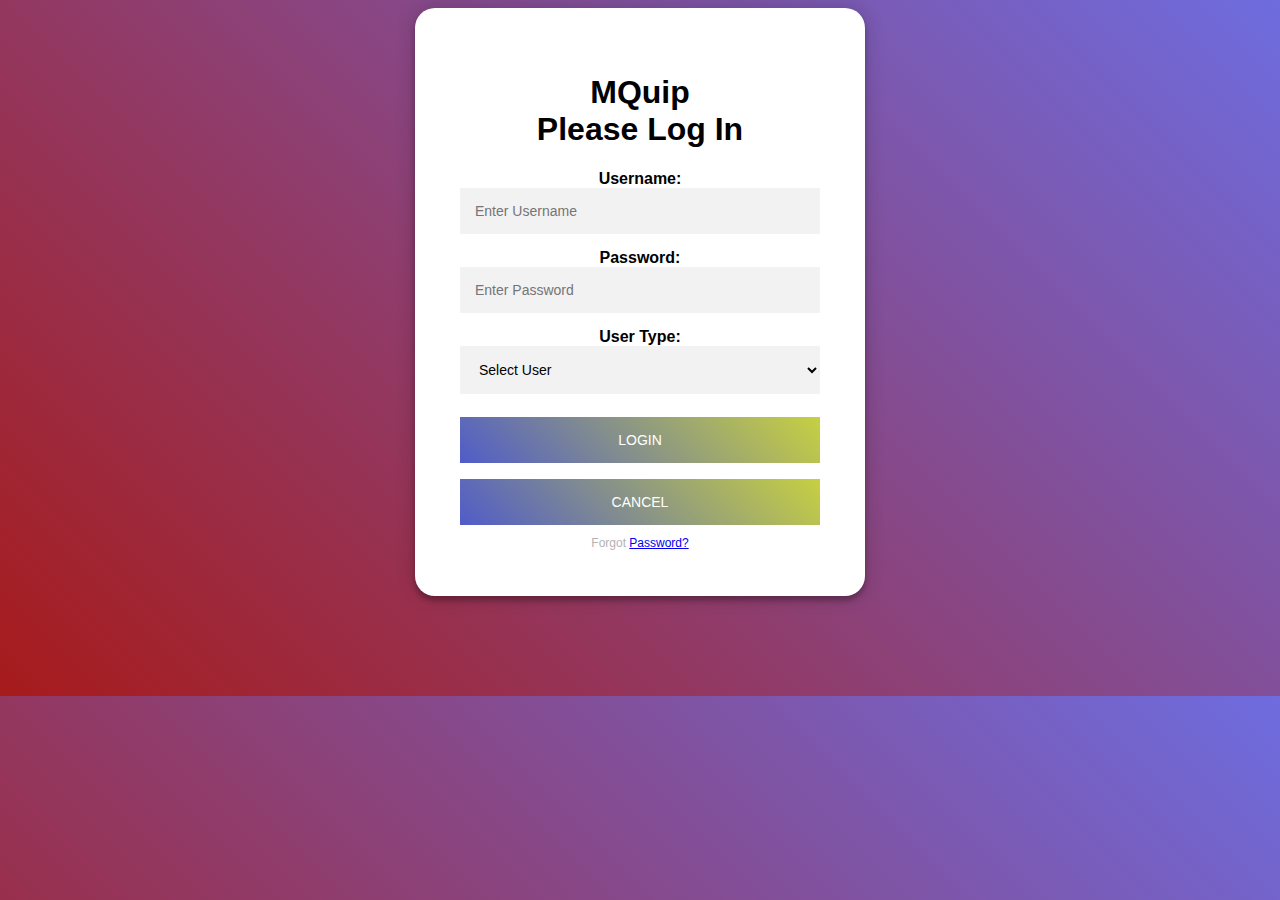
<file: main.html>
<!DOCTYPE html>
<html lang="en">
    <head>
        <link href="style.css" rel="stylesheet">
        <title>
            Mquip
        </title>
        <script src ="username.js"></script>
    </head>
    <body>
             <div class="container">
                 <form  method="post" action="admin.html">
                <h1>MQuip<br>Please Log In</h1>
                        <label><b>Username:</b></label>
                        <input type="text" id="user" placeholder="Enter Username" name=""required>

                        <label><b>Password:</b></label>
                        <input type="password" id="pass"placeholder="Enter Password" name=""required>

                       <label><b>User Type:</b></label>
                       <select id ="usertype"> 
                            <option>Select User</option> 
                            <option value="admin">Admin</option>
                            <option value="student">Student</option>
                            <option value="teacher">Teacher</option>
                        </select> 
                        <br/>
                        <button type="button" name="" class="loginbtn" onclick="validate()">Login</button>
                        <button type="reset" value="reset" class="cancelbtn">Cancel</button>
                        <span class="psw">Forgot <a href="#">Password?</a></span>    

                </div>
            </form>
        </div>
    </body>
</html>
</file>
<file: style.css>
body {
  font-family: "Roboto", sans-serif;
  background-color: #a71b1b;
  background-image: linear-gradient(45deg,#a71b1b,#6e6cdf);
  -webkit-font-smoothing: antialiased;
  -moz-osx-font-smooting: grayscale;
}
form {
  position: relative;
  z-index: 1;
  background: #FFFFFF;
  max-width: 360px;
  margin: 0 auto 100px;
  padding: 45px;
  text-align: center;
  box-shadow: 0 0 20px 0 rgba(0,0,0,0.2), 0 5px 5px 0 rgba(0,0,0,0.24);
  border-radius: 20px;
}
.container {
  position: relative;
  z-index: 1;
  max-width: 500px;
  margin: 0 auto;
}

/*The inputs */
input[type=text], input[type=password] {
  font-family: "Roboto", sans-serif;
  outline: 0;
  background: #f2f2f2;
  width: 100%;
  border: 0;
  margin: 0 0 15px;
  padding: 15px;
  box-sizing: border-box;
  font-size: 14px;
}
select {
  font-family: "Roboto", sans-serif;
  width: 100%;
  padding: 15px;
  outline: 0;
  background: #f2f2f2;
  border: 0;
  margin: 0 0 15px;
  box-sizing: border-box;
  font-size: 14px;
}

/* Style for buttons*/
button {
  font-family: "Roboto", sans-serif;
  text-transform: uppercase;
  outline: 0;
  background-color: #505cc8;
  background-image: linear-gradient(45deg,#505cc8,#c7d041);
  color: white;
  padding: 15px;
  margin: 8px 0;
  border: 0;
  font-size: 14px;
  -webkit-transition: all 0.3 ease;
  transition: all 0.3 ease;
  cursor: pointer;
  width: 100%;
}

/* button effect*/
button:hover {
  opacity: 0.8;
}

/* Forgot password text*/
span.psw {
  color: #b3b3b3;
  text-decoration: none;
  font-size: 12px;
  margin: 15px 0 0;
}
</file>
<file: otherstyle.css>
/* Googlefont Poppins CDN Link 
@import url('https://fonts.googleapis.com/css2?family=Poppins:wght@200;300;400;500;600;700&display=swap'); */
*{
  margin: 0;
  padding: 0;
  box-sizing: border-box;
  font-family: 'Poppins', sans-serif;
}
.sidebar{
  position: fixed;
  height: 100%;
  width: 240px;
  background: #702739;
  transition: all 0.5s ease;
}
.sidebar.active{
  width: 60px;
}
.sidebar .logo-details{
  height: 80px;
  display: flex;
  align-items: center;
}
.sidebar .logo-details i{
  font-size: 28px;
  font-weight: 500;
  color: #fff;
  min-width: 60px;
  text-align: center
}
.sidebar .logo-details .logo_name{
  color: #fff;
  font-size: 24px;
  font-weight: 500;
}
.sidebar .nav-links{
  margin-top: 10px;
}
.sidebar .nav-links li{
  position: relative;
  list-style: none;
  height: 50px;
}
.sidebar .nav-links li a{
  height: 100%;
  width: 100%;
  display: flex;
  align-items: center;
  text-decoration: none;
  transition: all 0.4s ease;
}
.sidebar .nav-links li a.active{
  background: #107688;
}
.sidebar .nav-links li a:hover{
  background: #83540fad;
}
.sidebar .nav-links li i{
  min-width: 60px;
  text-align: center;
  font-size: 18px;
  color: #fff;
}
.sidebar .nav-links li a .links_name{
  color: #fff;
  font-size: 15px;
  font-weight: 400;
  white-space: nowrap;
}
.sidebar .nav-links .log_out{
  position: absolute;
  bottom: 0;
  width: 100%;
}
.home-section{
  position: relative;
  background: #f5f5f5;
  min-height: 100vh;
  width: calc(100% - 240px);
  left: 240px;
  transition: all 0.5s ease;
}
.sidebar.active ~ .home-section{
  width: calc(100% - 60px);
  left: 60px;
}
.home-section nav{
  display: flex;
  justify-content: space-between;
  height: 80px;
  background: #fff;
  display: flex;
  align-items: center;
  position: fixed;
  width: calc(100% - 240px);
  left: 240px;
  z-index: 100;
  padding: 0 20px;
  box-shadow: 0 1px 1px rgba(0, 0, 0, 0.1);
  transition: all 0.5s ease;
}
.sidebar.active ~ .home-section nav{
  left: 60px;
  width: calc(100% - 60px);
}
.home-section nav .sidebar-button{
  display: flex;
  align-items: center;
  font-size: 24px;
  font-weight: 500;
}
nav .sidebar-button i{
  font-size: 35px;
  margin-right: 10px;
}
.home-section nav .search-box{
  position: relative;
  height: 50px;
  max-width: 550px;
  width: 100%;
  margin: 0 20px;
}
nav .search-box input{
  height: 100%;
  width: 100%;
  outline: none;
  background: #F5F6FA;
  border: 2px solid #EFEEF1;
  border-radius: 6px;
  font-size: 18px;
  padding: 0 15px;
}
nav .search-box .bx-search{
  position: absolute;
  height: 40px;
  width: 40px;
  background: #2697FF;
  right: 5px;
  top: 50%;
  transform: translateY(-50%);
  border-radius: 4px;
  line-height: 40px;
  text-align: center;
  color: #fff;
  font-size: 22px;
  transition: all 0.4 ease;
}
.home-section nav .profile-details{
  display: flex;
  align-items: center;
  background: #F5F6FA;
  border: 2px solid #EFEEF1;
  border-radius: 6px;
  height: 50px;
  min-width: 190px;
  padding: 0 15px 0 2px;
}
nav .profile-details img{
  height: 40px;
  width: 40px;
  border-radius: 6px;
  object-fit: cover;
}
nav .profile-details .admin_name{
  font-size: 15px;
  font-weight: 500;
  color: #333;
  margin: 0 10px;
  white-space: nowrap;
}
nav .profile-details i{
  font-size: 25px;
  color: #333;
}
.home-section .home-content{
  position: relative;
  padding-top: 104px;
}
.home-content .overview-boxes{
  display: flex;
  align-items: center;
  justify-content: space-between;
  flex-wrap: wrap;
  padding: 0 20px;
  margin-bottom: 26px;
}
.overview-boxes .box{
  display: flex;
  align-items: center;
  justify-content: center;
  width: calc(100% / 4 - 15px);
  background: #fff;
  padding: 15px 14px;
  border-radius: 12px;
  box-shadow: 0 5px 10px rgba(0,0,0,0.1);
}
.overview-boxes .box-topic{
  font-size: 20px;
  font-weight: 500;
}
.home-content .box .number{
  display: inline-block;
  font-size: 35px;
  margin-top: -6px;
  font-weight: 500;
}
.home-content .box .indicator{
  display: flex;
  align-items: center;
}
.home-content .box .indicator i{
  height: 20px;
  width: 20px;
  background: #8FDACB;
  line-height: 20px;
  text-align: center;
  border-radius: 50%;
  color: #fff;
  font-size: 20px;
  margin-right: 5px;
}
.box .indicator i.down{
  background: #e87d88;
}
.home-content .box .indicator .text{
  font-size: 12px;
}
.home-content .box .cart{
  display: inline-block;
  font-size: 32px;
  height: 50px;
  width: 50px;
  background: #cce5ff;
  line-height: 50px;
  text-align: center;
  color: #66b0ff;
  border-radius: 12px;
  margin: -15px 0 0 6px;
}
.home-content .box .cart.two{
   color: #2BD47D;
   background: #C0F2D8;
 }
.home-content .box .cart.three{
   color: #ffc233;
   background: #ffe8b3;
 }
.home-content .box .cart.four{
   color: #e05260;
   background: #f7d4d7;
 }
.home-content .total-order{
  font-size: 20px;
  font-weight: 500;
}
.home-content .sales-boxes{
  display: flex;
  justify-content: space-between;
  /* padding: 0 20px; */
}

/* left box */
.home-content .sales-boxes .recent-sales{
  width: 65%;
  background: #fff;
  padding: 20px 30px;
  margin: 0 20px;
  border-radius: 12px;
  box-shadow: 0 5px 10px rgba(0, 0, 0, 0.1);
}
.home-content .sales-boxes .sales-details{
  display: flex;
  align-items: center;
  justify-content: space-between;
}
.sales-boxes .box .title{
  font-size: 24px;
  font-weight: 500;
  /* margin-bottom: 10px; */
}
.sales-boxes .sales-details li.topic{
  font-size: 20px;
  font-weight: 500;
}
.sales-boxes .sales-details li{
  list-style: none;
  margin: 8px 0;
}
.sales-boxes .sales-details li a{
  font-size: 18px;
  color: #333;
  font-size: 400;
  text-decoration: none;
  text-align: center;
}
.sales-boxes .sales-details p {
    text-align: justify;
    text-justify:auto;
}
.sales-boxes .box .button{
  width: 100%;
  display: flex;
  justify-content: flex-end;
}
.sales-boxes .box .button a{
  color: #fff;
  background: #0A2558;
  padding: 4px 12px;
  font-size: 15px;
  font-weight: 400;
  border-radius: 4px;
  text-decoration: none;
  transition: all 0.3s ease;
}
.sales-boxes .box .button a:hover{
  background:  #0d3073;
}

/* Right box */
.home-content .sales-boxes .top-sales{
  width: 35%;
  background: #fff;
  padding: 20px 30px;
  margin: 0 20px 0 0;
  border-radius: 12px;
  box-shadow: 0 5px 10px rgba(0, 0, 0, 0.1);
}
.top-saless {
    height: 30%;
    width: 35%;
    background: #fff;
    padding: 20px 30px;
    margin: 0 20px 0 0;
    border-radius: 12px;
    box-shadow: 0 5px 10px rgba(0, 0, 0, 0.1);
}

h1 {
    text-align: center;
}
.sales-boxes .top-sales li{
  display: flex;
  align-items: center;
  justify-content: space-between;
  margin: 10px 0;
}
.sales-boxes .top-sales li a img{
  height: 40px;
  width: 40px;
  object-fit: cover;
  border-radius: 12px;
  margin-right: 10px;
  background: #333;
}
.sales-boxes .top-sales li a{
  display: flex;
  align-items: center;
  text-decoration: none;
}
.sales-boxes .top-sales li .product,
.price{
  font-size: 17px;
  font-weight: 400;
  color: #333;
}
/* Responsive Media Query */
@media (max-width: 1240px) {
  .sidebar{
    width: 60px;
  }
  .sidebar.active{
    width: 220px;
  }
  .home-section{
    width: calc(100% - 60px);
    left: 60px;
  }
  .sidebar.active ~ .home-section{
    /* width: calc(100% - 220px); */
    overflow: hidden;
    left: 220px;
  }
  .home-section nav{
    width: calc(100% - 60px);
    left: 60px;
  }
  .sidebar.active ~ .home-section nav{
    width: calc(100% - 220px);
    left: 220px;
  }
}
@media (max-width: 1150px) {
  .home-content .sales-boxes{
    flex-direction: column;
  }
  .home-content .sales-boxes .box{
    width: 100%;
    overflow-x: scroll;
    margin-bottom: 30px;
  }
  .home-content .sales-boxes .top-sales{
    margin: 0;
  }
}
@media (max-width: 1000px) {
  .overview-boxes .box{
    width: calc(100% / 2 - 15px);
    margin-bottom: 15px;
  }
}
@media (max-width: 700px) {
  nav .sidebar-button .dashboard,
  nav .profile-details .admin_name,
  nav .profile-details i{
    display: none;
  }
  .home-section nav .profile-details{
    height: 50px;
    min-width: 40px;
  }
  .home-content .sales-boxes .sales-details{
    width: 560px;
  }
}
@media (max-width: 550px) {
  .overview-boxes .box{
    width: 100%;
    margin-bottom: 15px;
  }
  .sidebar.active ~ .home-section nav .profile-details{
    display: none;
  }
  
}
</file>
